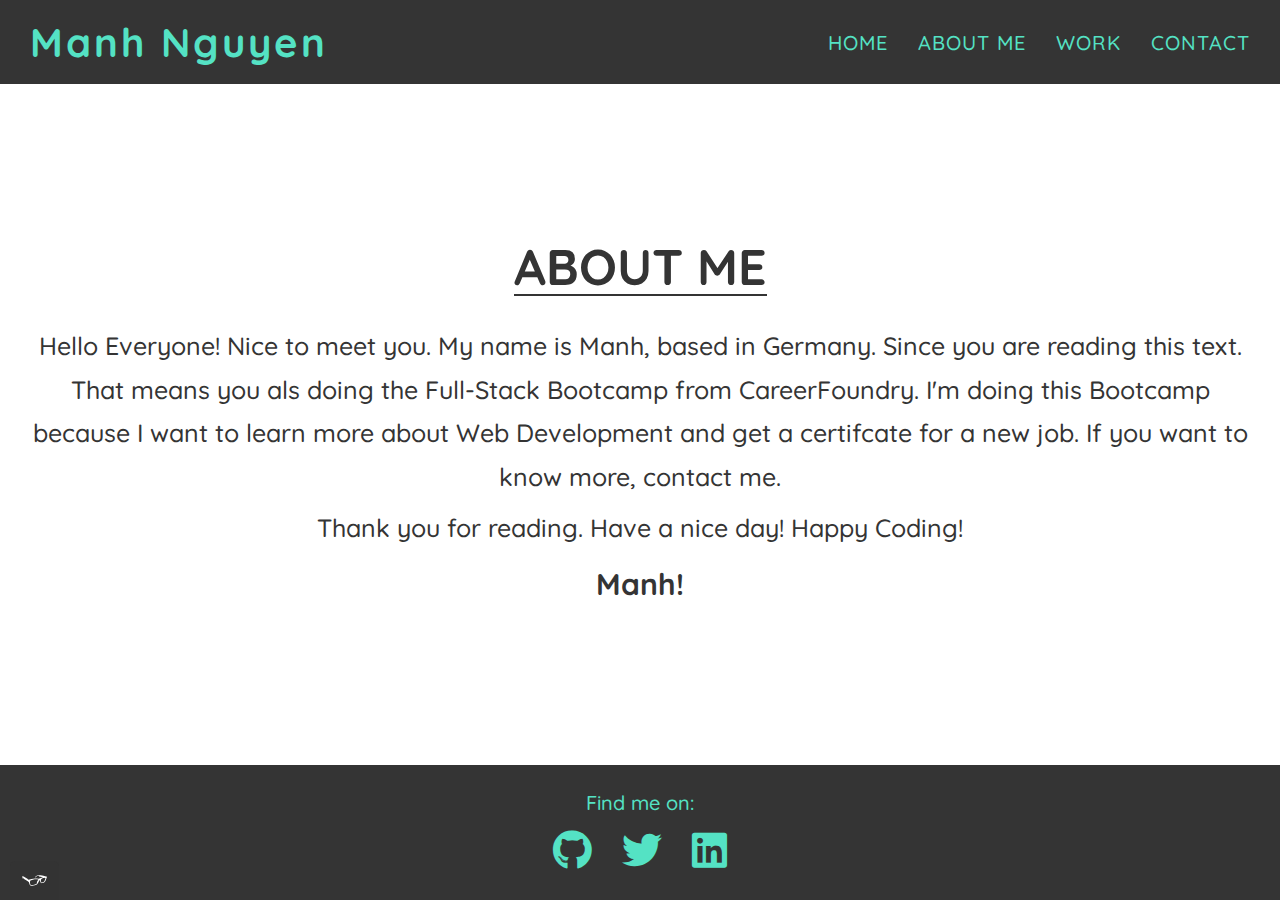
<file: about-me.html>
<!DOCTYPE html>
<html lang="en">
  <head>
    <meta charset="UTF-8" />
    <meta http-equiv="X-UA-Compatible" content="IE=edge" />
    <meta name="viewport" content="width=device-width, initial-scale=1.0" />
    <title>Website Portfolio - About Me Page</title>

    <!-- Icons -->
    <link
      rel="stylesheet"
      href="//use.fontawesome.com/releases/v5.15.4/css/all.css"
    />

    <!-- Links & Script -->
    <link rel="stylesheet" href="./public/css/styles.css" />
    <script src="/public/tota11y-0.1.6/build/tota11y.min.js" defer></script>
  </head>
  <body>
    <header class="fixed-nav-bar grid-area-header">
      <nav class="navbar container">
        <a class="logo" href="./index.html">Manh Nguyen</a>
        <ul>
          <li><a href="./index.html">Home</a></li>
          <li><a href="./about-me.html">About Me</a></li>
          <li><a href="./work.html">Work</a></li>
          <li><a href="./contact.html">Contact</a></li>
        </ul>
      </nav>
    </header>

    <main class="grid-area-main">
      <div class="container about-me-page">
        <h1 class="section-header">About Me</h1>
        <article>
          <p>
            Hello Everyone! Nice to meet you. My name is Manh, based in Germany.
            Since you are reading this text. That means you als doing the
            Full-Stack Bootcamp from CareerFoundry. I'm doing this Bootcamp
            because I want to learn more about Web Development and get a
            certifcate for a new job. If you want to know more, contact me.
          </p>
          <p>Thank you for reading. Have a nice day! Happy Coding!</p>
          <p class="article-autor">Manh!</p>
        </article>
      </div>
    </main>

    <footer class="fixed-footer grid-area-footer">
      <div class="social-links container">
        <p class="social-text">Find me on:</p>
        <div class="social-links-list">
          <a href="#Github"><i class="fab fa-github"></i></a>
          <a href="#Twitter"><i class="fab fa-twitter"></i></a>
          <a href="#LinkendIn"><i class="fab fa-linkedin"></i></a>
        </div>
      </div>
    </footer>
  </body>
</html>

<!-- https://randomuser.me/api/portraits/men/11.jpg -->
</file>
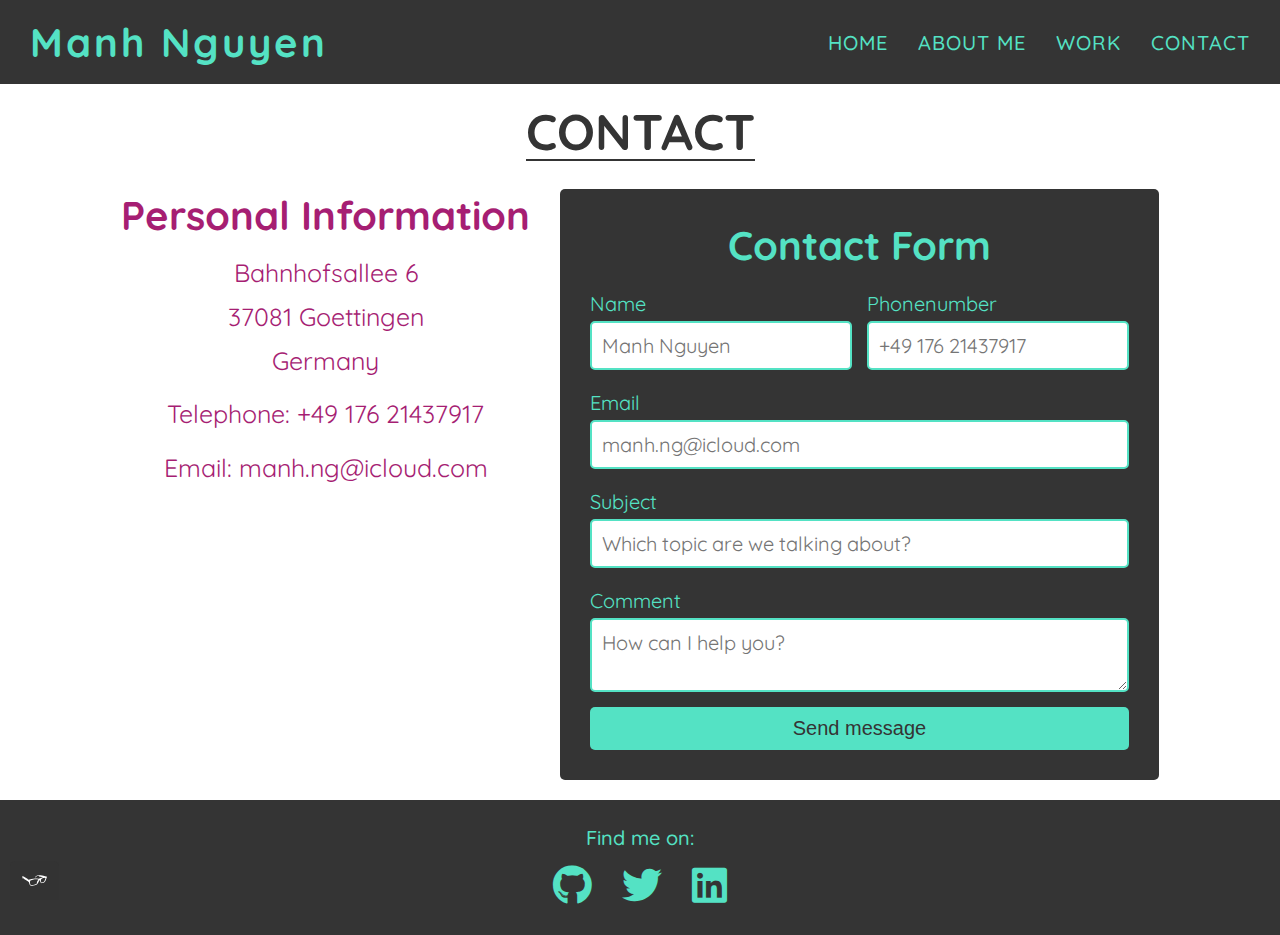
<file: contact.html>
<!DOCTYPE html>
<html lang="en">
  <head>
    <meta charset="UTF-8" />
    <meta http-equiv="X-UA-Compatible" content="IE=edge" />
    <meta name="viewport" content="width=device-width, initial-scale=1.0" />
    <title>Website Portfolio - Contact Page</title>

    <!-- Icons -->
    <link
      rel="stylesheet"
      href="//use.fontawesome.com/releases/v5.15.4/css/all.css"
    />

    <!-- Links & Script -->
    <link rel="stylesheet" href="./public/css/styles.css" />
    <script src="/public/tota11y-0.1.6/build/tota11y.min.js" defer></script>
  </head>
  <body>
    <header class="fixed-nav-bar grid-area-header">
      <nav class="navbar container">
        <a class="logo" href="./index.html">Manh Nguyen</a>
        <ul>
          <li><a href="./index.html">Home</a></li>
          <li><a href="./about-me.html">About Me</a></li>
          <li><a href="./work.html">Work</a></li>
          <li><a href="./contact.html">Contact</a></li>
        </ul>
      </nav>
    </header>

    <main class="grid-area-main">
      <div class="container contact-page">
        <h1 class="section-header">Contact</h1>
        <div class="contact-container">
          <div class="personal-info">
            <h2>Personal Information</h2>
            <div>
              <p>Bahnhofsallee 6</p>
              <p>37081 Goettingen</p>
              <p>Germany</p>
            </div>
            <p>Telephone: +49 176 21437917</p>
            <p>Email: manh.ng@icloud.com</p>
          </div>
          <form action="#">
            <h2>Contact Form</h2>
            <div class="input-container">
              <div class="grid-area-name form-input">
                <label for="name">Name</label>
                <input
                  type="text"
                  name="name"
                  id="name"
                  placeholder="Manh Nguyen"
                  required
                />
              </div>

              <div class="grid-area-email form-input">
                <label for="email">Email</label>
                <input
                  type="email"
                  name="email"
                  id="email"
                  placeholder="manh.ng@icloud.com"
                  pattern="[a-z0-9._%+-]+@[a-z0-9.-]+\.[a-z]{2,}$"
                  required
                />
              </div>

              <div class="grid-area-phone form-input">
                <label for="tel">Phonenumber</label>
                <input
                  type="tel"
                  name="tel"
                  id="tel"
                  placeholder="+49 176 21437917"
                  pattern="[0-9]{4}-[0-9]{3}-[0-9]{3}"
                  required
                />
              </div>

              <div class="grid-area-subject form-input">
                <label for="subject">Subject</label>
                <input
                  type="text"
                  name="subject"
                  id="subject"
                  placeholder="Which topic are we talking about?"
                  required
                />
              </div>

              <div class="grid-area-comment form-input">
                <label for="comment">Comment</label>
                <textarea
                  name="comment"
                  id="comment"
                  placeholder="How can I help you?"
                  maxlength="500"
                  required
                ></textarea>
              </div>
            </div>
            <input type="submit" value="Send message" class="contact-button" />
          </form>
        </div>
      </div>
    </main>

    <footer class="fixed-footer grid-area-footer">
      <div class="social-links container">
        <p class="social-text">Find me on:</p>
        <div class="social-links-list">
          <a href="#Github"><i class="fab fa-github"></i></a>
          <a href="#Twitter"><i class="fab fa-twitter"></i></a>
          <a href="#LinkendIn"><i class="fab fa-linkedin"></i></a>
        </div>
      </div>
    </footer>
  </body>
</html>

<!-- https://randomuser.me/api/portraits/men/11.jpg -->
</file>
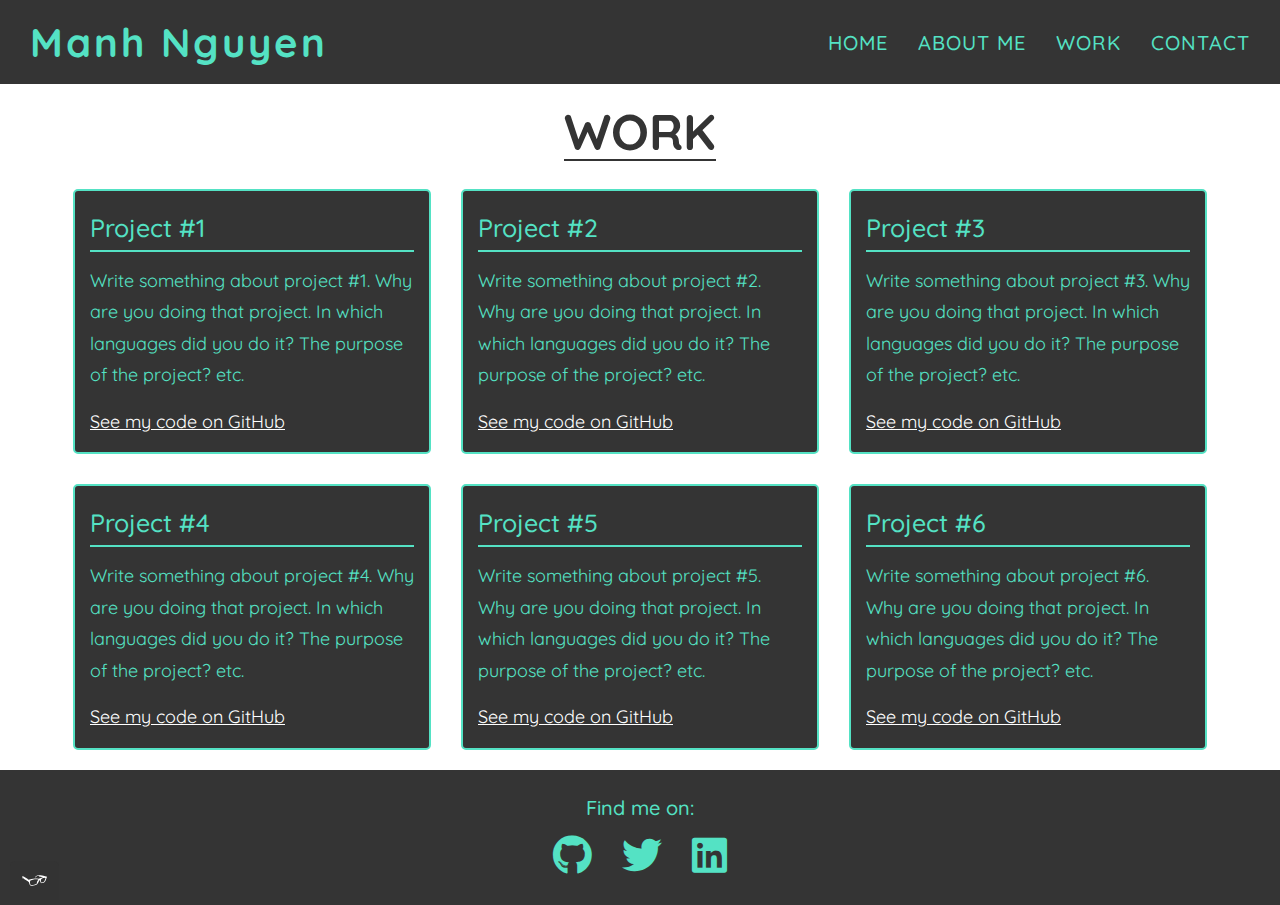
<file: work.html>
<!DOCTYPE html>
<html lang="en">
  <head>
    <meta charset="UTF-8" />
    <meta http-equiv="X-UA-Compatible" content="IE=edge" />
    <meta name="viewport" content="width=device-width, initial-scale=1.0" />
    <title>Website Portfolio - Work Page</title>

    <!-- Icons -->
    <link
      rel="stylesheet"
      href="//use.fontawesome.com/releases/v5.15.4/css/all.css"
    />

    <!-- Links & Script -->
    <link rel="stylesheet" href="./public/css/styles.css" />
    <script src="/public/tota11y-0.1.6/build/tota11y.min.js" defer></script>
  </head>
  <body>
    <header class="fixed-nav-bar grid-area-header">
      <nav class="navbar container">
        <a class="logo" href="./index.html">Manh Nguyen</a>
        <ul>
          <li><a href="./index.html">Home</a></li>
          <li><a href="./about-me.html">About Me</a></li>
          <li><a href="./work.html">Work</a></li>
          <li><a href="./contact.html">Contact</a></li>
        </ul>
      </nav>
    </header>

    <main class="grid-area-main">
      <div class="container work-page">
        <h1 class="section-header">Work</h1>
        <div class="card-container">
          <div class="card">
            <h2 class="card-header">Project #1</h2>
            <p class="card-text">
              Write something about project #1. Why are you doing that project.
              In which languages did you do it? The purpose of the project? etc.
            </p>
            <a class="card-link" href="#GitHub">See my code on GitHub</a>
          </div>

          <div class="card">
            <h2 class="card-header">Project #2</h2>
            <p class="card-text">
              Write something about project #2. Why are you doing that project.
              In which languages did you do it? The purpose of the project? etc.
            </p>
            <a class="card-link" href="#GitHub">See my code on GitHub</a>
          </div>

          <div class="card">
            <h2 class="card-header">Project #3</h2>
            <p class="card-text">
              Write something about project #3. Why are you doing that project.
              In which languages did you do it? The purpose of the project? etc.
            </p>
            <a class="card-link" href="#GitHub">See my code on GitHub</a>
          </div>

          <div class="card">
            <h2 class="card-header">Project #4</h2>
            <p class="card-text">
              Write something about project #4. Why are you doing that project.
              In which languages did you do it? The purpose of the project? etc.
            </p>
            <a class="card-link" href="#GitHub">See my code on GitHub</a>
          </div>

          <div class="card">
            <h2 class="card-header">Project #5</h2>
            <p class="card-text">
              Write something about project #5. Why are you doing that project.
              In which languages did you do it? The purpose of the project? etc.
            </p>
            <a class="card-link" href="#GitHub">See my code on GitHub</a>
          </div>

          <div class="card">
            <h2 class="card-header">Project #6</h2>
            <p class="card-text">
              Write something about project #6. Why are you doing that project.
              In which languages did you do it? The purpose of the project? etc.
            </p>
            <a class="card-link" href="#GitHub">See my code on GitHub</a>
          </div>
        </div>
      </div>
    </main>

    <footer class="fixed-footer grid-area-footer">
      <div class="social-links container">
        <p class="social-text">Find me on:</p>
        <div class="social-links-list">
          <a href="#Github"><i class="fab fa-github"></i></a>
          <a href="#Twitter"><i class="fab fa-twitter"></i></a>
          <a href="#LinkendIn"><i class="fab fa-linkedin"></i></a>
        </div>
      </div>
    </footer>
  </body>
</html>

<!-- https://randomuser.me/api/portraits/men/11.jpg -->
</file>
<file: public/css/styles.css>
@import url("https://fonts.googleapis.com/css2?family=Quicksand:wght@300;400;500;600;700&display=swap");
*,
*::before,
*::after {
  -webkit-box-sizing: border-box;
          box-sizing: border-box;
  margin: 0;
  padding: 0;
  border: 0;
}

html {
  font-family: "Quicksand", sans-serif;
  font-size: 10px;
  line-height: 1.75;
}

body {
  position: relative;
  min-height: 100vh;
  display: grid;
  grid-template-areas: "header" "main" "footer";
  grid-template-rows: auto 1fr auto;
}

.grid-area-header {
  grid-area: header;
}

.grid-area-main {
  grid-area: main;
}

.grid-area-footer {
  grid-area: footer;
}

.contact-page, .work-page, .about-me-page, .home-page, .social-links, .navbar {
  display: -webkit-box;
  display: -ms-flexbox;
  display: flex;
  -webkit-box-orient: vertical;
  -webkit-box-direction: normal;
      -ms-flex-direction: column;
          flex-direction: column;
  -webkit-box-pack: center;
      -ms-flex-pack: center;
          justify-content: center;
  -webkit-box-align: center;
      -ms-flex-align: center;
          align-items: center;
  gap: 0.5rem;
}

.contact-page .contact-container form .input-container .form-input, .contact-page .contact-container form, .contact-page .contact-container .personal-info, .work-page .card-container .card, .about-me-page article, .home-page .home-page-textbox {
  display: -webkit-box;
  display: -ms-flexbox;
  display: flex;
  -webkit-box-orient: vertical;
  -webkit-box-direction: normal;
      -ms-flex-direction: column;
          flex-direction: column;
}

.container {
  width: 100%;
  height: 100%;
  padding: 2rem;
}
@media only screen and (min-width: 650px) {
  .container {
    padding-inline: 3rem;
  }
}

@media only screen and (min-width: 650px) {
  .navbar {
    -webkit-box-orient: horizontal;
    -webkit-box-direction: normal;
        -ms-flex-direction: row;
            flex-direction: row;
    -webkit-box-pack: justify;
        -ms-flex-pack: justify;
            justify-content: space-between;
  }
}

.fixed-nav-bar,
.fixed-footer {
  background-color: #343434;
  color: #54e2c4;
}

main {
  background-color: #fff;
  color: #a61e73;
}

.social-links .social-links-list a, .navbar ul a, .logo {
  color: inherit;
  text-decoration: none;
  cursor: pointer;
}

.logo {
  font-weight: 700;
  font-size: 3rem;
  letter-spacing: 3px;
  line-height: 1.2;
  -webkit-transition: color 500ms, -webkit-transform 500ms;
  transition: color 500ms, -webkit-transform 500ms;
  transition: color 500ms, transform 500ms;
  transition: color 500ms, transform 500ms, -webkit-transform 500ms;
}
.logo:hover {
  -webkit-transform: scale(1.1);
          transform: scale(1.1);
  color: #a61e73;
}
@media only screen and (min-width: 750px) {
  .logo {
    font-size: 4rem;
    line-height: 1.1;
  }
}

.navbar ul {
  display: -webkit-box;
  display: -ms-flexbox;
  display: flex;
  list-style: none;
  gap: 1.5rem;
}
@media only screen and (min-width: 550px) {
  .navbar ul {
    gap: 2rem;
  }
}
@media only screen and (min-width: 850px) {
  .navbar ul {
    gap: 3rem;
  }
}
.navbar ul a {
  font-weight: 500;
  font-size: 1.4rem;
  letter-spacing: 1px;
  position: relative;
  -webkit-transition: color 500ms;
  transition: color 500ms;
  text-transform: uppercase;
}
.navbar ul a::before {
  content: "";
  position: absolute;
  left: 0;
  bottom: -2px;
  width: 100%;
  height: 2px;
  background-color: #a61e73;
  -webkit-transform: scaleX(0);
          transform: scaleX(0);
  -webkit-transition: -webkit-transform 500ms;
  transition: -webkit-transform 500ms;
  transition: transform 500ms;
  transition: transform 500ms, -webkit-transform 500ms;
  -webkit-transform-origin: right bottom;
          transform-origin: right bottom;
}
.navbar ul a:hover::before {
  -webkit-transform: scaleX(1);
          transform: scaleX(1);
  -webkit-transform-origin: left bottom;
          transform-origin: left bottom;
}
.navbar ul a:hover {
  color: #a61e73;
}
@media only screen and (min-width: 750px) {
  .navbar ul a {
    font-size: 1.8rem;
  }
}
@media only screen and (min-width: 850px) {
  .navbar ul a {
    font-size: 2rem;
  }
}

.social-links {
  gap: 0;
  font-size: 1.4rem;
  font-weight: 500;
}
@media only screen and (min-width: 650px) {
  .social-links {
    font-size: 1.8rem;
  }
}
@media only screen and (min-width: 850px) {
  .social-links {
    font-size: 2rem;
  }
}
.social-links .social-text {
  font-size: 1.4rem;
  font-weight: 500;
}
@media only screen and (min-width: 650px) {
  .social-links .social-text {
    font-size: 1.8rem;
  }
}
@media only screen and (min-width: 850px) {
  .social-links .social-text {
    font-size: 2rem;
  }
}
.social-links .social-links-list {
  display: -webkit-box;
  display: -ms-flexbox;
  display: flex;
  gap: 1.5rem;
}
@media only screen and (min-width: 650px) {
  .social-links .social-links-list {
    gap: 2rem;
  }
}
@media only screen and (min-width: 850px) {
  .social-links .social-links-list {
    gap: 3rem;
  }
}
.social-links .social-links-list a {
  font-size: 2.5rem;
  -webkit-transition: color 500ms, -webkit-transform 500ms;
  transition: color 500ms, -webkit-transform 500ms;
  transition: color 500ms, transform 500ms;
  transition: color 500ms, transform 500ms, -webkit-transform 500ms;
  line-height: 1.5;
}
.social-links .social-links-list a:hover {
  -webkit-transform: scale(1.5);
          transform: scale(1.5);
  color: #a61e73;
}
@media only screen and (min-width: 650px) {
  .social-links .social-links-list a {
    font-size: 3rem;
  }
}
@media only screen and (min-width: 850px) {
  .social-links .social-links-list a {
    font-size: 4rem;
  }
}

.work-page .card-container .card .card-header::before, .section-header::before {
  content: "";
  position: absolute;
  left: 0;
  bottom: -2px;
  height: 2px;
  width: 100%;
  background-color: #343434;
}

.section-header {
  font-size: 3rem;
  font-weight: 700;
  text-transform: uppercase;
  line-height: 1.1;
  position: relative;
}
@media only screen and (min-width: 650px) {
  .section-header {
    font-size: 4rem;
  }
}
@media only screen and (min-width: 850px) {
  .section-header {
    font-size: 5rem;
  }
}
@media only screen and (min-width: 650px) {
  .home-page {
    -webkit-box-orient: horizontal;
    -webkit-box-direction: normal;
        -ms-flex-direction: row;
            flex-direction: row;
    gap: 1.5rem;
  }
}
@media only screen and (min-width: 750px) {
  .home-page {
    -webkit-box-orient: horizontal;
    -webkit-box-direction: normal;
        -ms-flex-direction: row;
            flex-direction: row;
    gap: 2rem;
  }
}
@media only screen and (min-width: 850px) {
  .home-page {
    -webkit-box-orient: horizontal;
    -webkit-box-direction: normal;
        -ms-flex-direction: row;
            flex-direction: row;
    gap: 3rem;
  }
}
.home-page img {
  border-radius: 50%;
  aspect-ratio: 1/1;
  display: block;
  height: 200px;
}
@media only screen and (min-width: 725px) {
  .home-page img {
    height: 250px;
  }
}
@media only screen and (min-width: 850px) {
  .home-page img {
    height: 300px;
  }
}
.home-page .home-page-textbox {
  gap: 0.75rem;
  text-align: center;
}
@media only screen and (min-width: 650px) {
  .home-page .home-page-textbox {
    text-align: left;
  }
}
.home-page .home-page-textbox .home-page-header {
  font-size: 3rem;
  font-weight: 600;
  line-height: 1.2;
}
@media only screen and (min-width: 675px) {
  .home-page .home-page-textbox .home-page-header {
    font-size: 4rem;
    font-weight: 700;
    line-height: 1.1;
  }
}
.home-page .home-page-textbox .home-page-subheader {
  font-size: 1.8rem;
  font-weight: 600;
}
@media only screen and (min-width: 675px) {
  .home-page .home-page-textbox .home-page-subheader {
    font-size: 2rem;
  }
}
@media only screen and (min-width: 775px) {
  .home-page .home-page-textbox .home-page-subheader {
    font-size: 2.5rem;
  }
}
.home-page .home-page-textbox .home-page-subheader span {
  background-color: #343434;
  padding-inline: 0.75rem;
  border-radius: 5px;
  color: #54e2c4;
  font-weight: 400;
}
.home-page .home-page-textbox a {
  color: #343434;
  font-size: 1.8rem;
  font-weight: 300;
  -webkit-transition: color 500ms;
  transition: color 500ms;
}
.home-page .home-page-textbox a:hover {
  color: #a61e73;
}
@media only screen and (min-width: 775px) {
  .home-page .home-page-textbox a {
    font-size: 2rem;
  }
}

.about-me-page {
  color: #343434;
  gap: 1.5rem;
}
@media only screen and (min-width: 650px) {
  .about-me-page {
    gap: 2rem;
  }
}
@media only screen and (min-width: 750px) {
  .about-me-page {
    gap: 3rem;
  }
}
.about-me-page article {
  text-align: center;
  gap: 0.75rem;
}
.about-me-page article p {
  font-size: 1.4rem;
  font-weight: 500;
}
@media only screen and (min-width: 650px) {
  .about-me-page article p {
    font-size: 1.8rem;
  }
}
@media only screen and (min-width: 750px) {
  .about-me-page article p {
    font-size: 2rem;
  }
}
@media only screen and (min-width: 850px) {
  .about-me-page article p {
    font-size: 2.5rem;
  }
}
.about-me-page article .article-autor {
  font-size: 1.8rem;
  font-weight: 700;
}
@media only screen and (min-width: 650px) {
  .about-me-page article .article-autor {
    font-size: 2rem;
  }
}
@media only screen and (min-width: 750px) {
  .about-me-page article .article-autor {
    font-size: 2.5rem;
  }
}
@media only screen and (min-width: 850px) {
  .about-me-page article .article-autor {
    font-size: 3rem;
  }
}

.work-page {
  color: #343434;
  gap: 1.5rem;
}
@media only screen and (min-width: 650px) {
  .work-page {
    gap: 2rem;
  }
}
@media only screen and (min-width: 750px) {
  .work-page {
    gap: 3rem;
  }
}
.work-page .card-container {
  display: grid;
  grid-template-columns: repeat(auto-fit, minmax(300px, 1fr));
  gap: 1.5rem;
}
@media only screen and (min-width: 650px) {
  .work-page .card-container {
    gap: 2rem;
  }
}
@media only screen and (min-width: 750px) {
  .work-page .card-container {
    gap: 3rem;
  }
}
.work-page .card-container .card {
  background-color: #343434;
  color: #54e2c4;
  padding: 1.5rem;
  border-radius: 5px;
  border: 2px solid #54e2c4;
  gap: 1.5rem;
  -webkit-transition: -webkit-transform 500ms;
  transition: -webkit-transform 500ms;
  transition: transform 500ms;
  transition: transform 500ms, -webkit-transform 500ms;
}
.work-page .card-container .card .card-header {
  font-size: 2.5rem;
  font-weight: 500;
  position: relative;
}
.work-page .card-container .card .card-header::before {
  background-color: #54e2c4;
}
.work-page .card-container .card .card-text {
  font-size: 1.8rem;
  font-weight: 400;
}
.work-page .card-container .card .card-link {
  color: #fff;
  font-size: 1.8rem;
  -webkit-transition: color 500ms;
  transition: color 500ms;
}
.work-page .card-container .card .card-link:hover {
  color: #54e2c4;
}
.work-page .card-container .card:hover {
  -webkit-transform: scale(1.02);
          transform: scale(1.02);
}

.contact-page {
  color: #343434;
  gap: 1.5rem;
}
@media only screen and (min-width: 650px) {
  .contact-page {
    gap: 2rem;
  }
}
@media only screen and (min-width: 750px) {
  .contact-page {
    gap: 3rem;
  }
}
.contact-page .contact-container {
  display: grid;
  gap: 1.5rem;
}
@media only screen and (min-width: 750px) {
  .contact-page .contact-container {
    display: -webkit-box;
    display: -ms-flexbox;
    display: flex;
    gap: 3rem;
  }
}
.contact-page .contact-container .personal-info {
  gap: 1rem;
  text-align: center;
  font-size: 1.8rem;
  color: #a61e73;
}
@media only screen and (min-width: 650px) {
  .contact-page .contact-container .personal-info {
    font-size: 2rem;
  }
}
@media only screen and (min-width: 850px) {
  .contact-page .contact-container .personal-info {
    font-size: 2.5rem;
  }
}
.contact-page .contact-container .personal-info h2 {
  font-size: 2.5rem;
  line-height: 1.3;
}
@media only screen and (min-width: 650px) {
  .contact-page .contact-container .personal-info h2 {
    font-size: 3rem;
  }
}
@media only screen and (min-width: 850px) {
  .contact-page .contact-container .personal-info h2 {
    font-size: 4rem;
  }
}
.contact-page .contact-container form {
  gap: 1.5rem;
  background-color: #343434;
  color: #54e2c4;
  padding: 3rem;
  border-radius: 5px;
  width: 300px;
}
@media only screen and (min-width: 475px) {
  .contact-page .contact-container form {
    width: 400px;
  }
}
@media only screen and (min-width: 575px) {
  .contact-page .contact-container form {
    width: 500px;
  }
}
@media only screen and (min-width: 750px) {
  .contact-page .contact-container form {
    width: 350px;
  }
}
@media only screen and (min-width: 900px) {
  .contact-page .contact-container form {
    width: 400px;
  }
}
@media only screen and (min-width: 1000px) {
  .contact-page .contact-container form {
    width: 500px;
  }
}
@media only screen and (min-width: 1101px) {
  .contact-page .contact-container form {
    width: auto;
  }
}
.contact-page .contact-container form h2 {
  font-size: 2.5rem;
  line-height: 1.3;
  text-align: center;
}
@media only screen and (min-width: 650px) {
  .contact-page .contact-container form h2 {
    font-size: 3rem;
  }
}
@media only screen and (min-width: 850px) {
  .contact-page .contact-container form h2 {
    font-size: 4rem;
  }
}
.contact-page .contact-container form .input-container {
  display: grid;
  gap: 1.5rem;
}
@media only screen and (min-width: 1101px) {
  .contact-page .contact-container form .input-container {
    grid-template-areas: "name phone" "email email" "subject subject" "comment comment";
  }
  .contact-page .contact-container form .input-container .grid-area-name {
    grid-area: name;
  }
  .contact-page .contact-container form .input-container .grid-area-phone {
    grid-area: phone;
  }
  .contact-page .contact-container form .input-container .grid-area-email {
    grid-area: email;
  }
  .contact-page .contact-container form .input-container .grid-area-subject {
    grid-area: subject;
  }
  .contact-page .contact-container form .input-container .grid-area-comment {
    grid-area: comment;
  }
}
.contact-page .contact-container form .input-container .form-input {
  font-size: 1.4rem;
}
.contact-page .contact-container form .input-container .form-input input,
.contact-page .contact-container form .input-container .form-input textarea {
  border: 2px solid #54e2c4;
  padding: 1rem;
  font-family: "Quicksand", sans-serif;
  border-radius: 5px;
}
@media only screen and (min-width: 650px) {
  .contact-page .contact-container form .input-container .form-input input,
.contact-page .contact-container form .input-container .form-input textarea {
    font-size: 1.8rem;
  }
}
@media only screen and (min-width: 850px) {
  .contact-page .contact-container form .input-container .form-input input,
.contact-page .contact-container form .input-container .form-input textarea {
    font-size: 2rem;
  }
}
@media only screen and (min-width: 650px) {
  .contact-page .contact-container form .input-container .form-input {
    font-size: 1.8rem;
  }
}
@media only screen and (min-width: 850px) {
  .contact-page .contact-container form .input-container .form-input {
    font-size: 2rem;
  }
}
.contact-page .contact-container form .input-container .form-input textarea {
  resize: vertical;
}
.contact-page .contact-container input[type=submit] {
  background-color: #54e2c4;
  padding: 1rem;
  color: #343434;
  border-radius: 5px;
  font-size: 2rem;
  -webkit-transition: color 500ms, background-color 500ms;
  transition: color 500ms, background-color 500ms;
}
.contact-page .contact-container input[type=submit]:hover {
  background-color: #a61e73;
  color: #fff;
}
</file>
